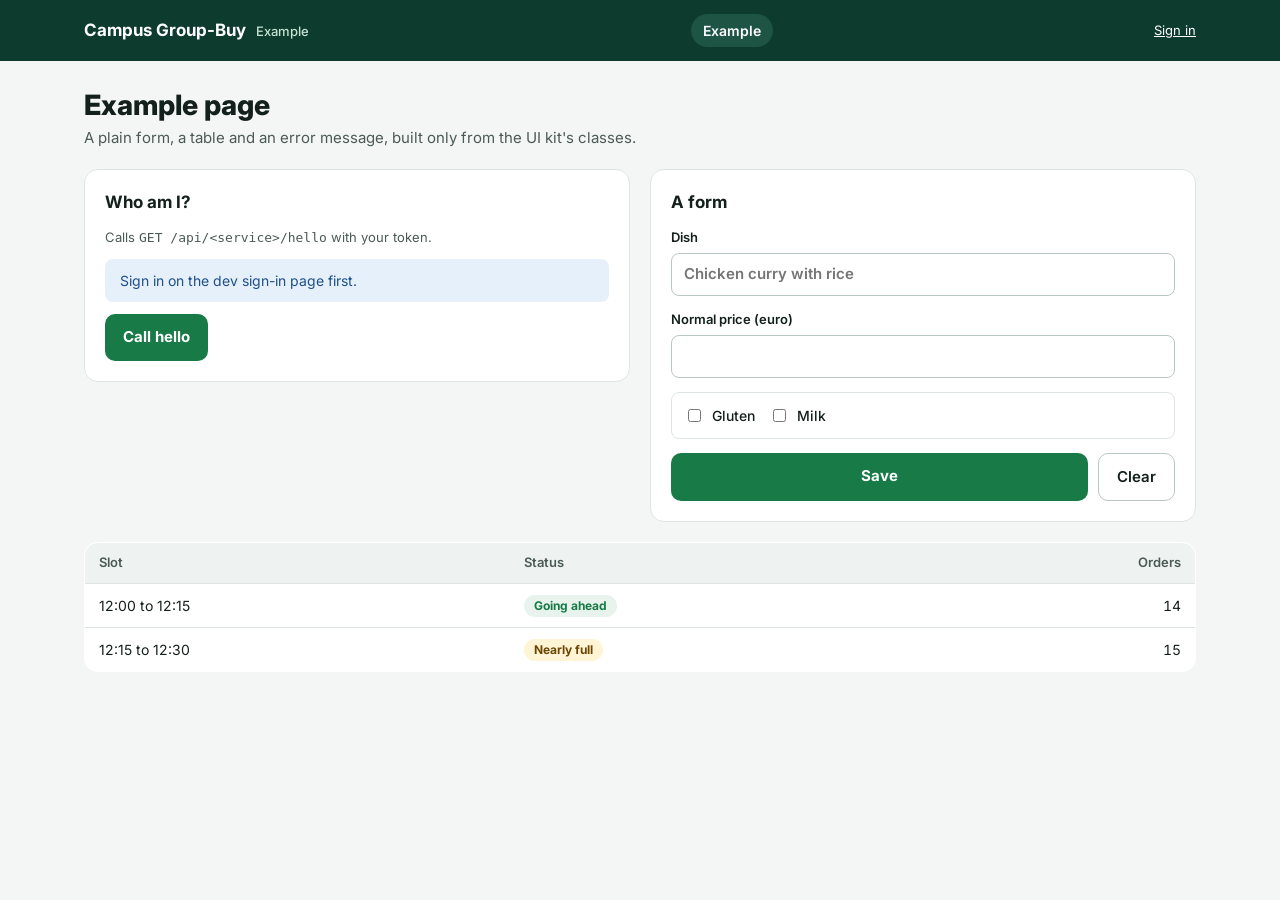
<file: src/main/resources/pages/index.html>
<!doctype html>
<html lang="en">
<head>
  <meta charset="utf-8">
  <meta name="viewport" content="width=device-width, initial-scale=1">
  <title>Example page</title>
  <link rel="stylesheet" href="ui-kit.css">
</head>
<body>
  <!-- EXAMPLE PAGE. Copy it for each of your pages, then delete this one.
       It is served at /app/<service>/ ; files next to it at /app/<service>/<file>. -->
  <header class="gb-header" data-title="Example" data-nav="Example|index.html"></header>

  <main class="page">
    <div class="page-title">
      <h1>Example page</h1>
      <p>A plain form, a table and an error message, built only from the UI kit's classes.</p>
    </div>

    <div class="columns">
      <section class="card">
        <h2>Who am I?</h2>
        <p class="muted small">Calls <code>GET /api/&lt;service&gt;/hello</code> with your token.</p>
        <div id="hello" class="stack"></div>
        <div class="actions"><button id="say-hello" type="button">Call hello</button></div>
      </section>

      <section class="card">
        <h2>A form</h2>
        <form id="example-form">
          <div class="notice bad" hidden></div>
          <label class="field">Dish <input name="dish" required placeholder="Chicken curry with rice"></label>
          <label class="field">Normal price (euro) <input name="normalPrice" type="number" min="0" step="0.01" required></label>
          <fieldset>
            <label class="check"><input type="checkbox" name="allergens" value="GLUTEN"> Gluten</label>
            <label class="check"><input type="checkbox" name="allergens" value="MILK"> Milk</label>
          </fieldset>
          <div class="actions">
            <button class="grow" type="submit">Save</button>
            <button class="secondary" type="reset">Clear</button>
          </div>
        </form>
      </section>
    </div>

    <table class="table">
      <thead><tr><th>Slot</th><th>Status</th><th class="num">Orders</th></tr></thead>
      <tbody>
        <tr><td>12:00 to 12:15</td><td><span class="badge good">Going ahead</span></td><td class="num">14</td></tr>
        <tr><td>12:15 to 12:30</td><td><span class="badge warn">Nearly full</span></td><td class="num">15</td></tr>
      </tbody>
    </table>
  </main>

  <script type="module" src="ui-kit.js"></script>
  <script type="module">
    import { api, currentUser, escapeHtml, irishTime, showProblem } from "./api.js";

    // The service name is the second part of this page's path: /app/<service>/
    const service = location.pathname.split("/")[2];

    document.getElementById("say-hello").addEventListener("click", async () => {
      const out = document.getElementById("hello");
      try {
        const hello = await api.get(`/api/${service}/hello`);
        out.innerHTML = `
          <div class="card-row"><span>User</span><span>${escapeHtml(hello.name || hello.userId)}</span></div>
          <div class="card-row"><span>Role</span><span>${escapeHtml(hello.role)}</span></div>
          <div class="card-row"><span>Instance</span><span>${escapeHtml(hello.instance)}</span></div>
          <div class="card-row"><span>Platform time</span><span>${escapeHtml(irishTime(hello.now))}</span></div>`;
      } catch (e) {
        out.innerHTML = `<div class="notice bad">${escapeHtml(e.code)}: ${escapeHtml(e.message)}</div>`;
      }
    });

    // Shows how a Problem's field errors appear next to the fields. Replace with your own api.post(...).
    document.getElementById("example-form").addEventListener("submit", (event) => {
      event.preventDefault();
      showProblem(event.target, {
        message: "This example form does not save anything.",
        errors: [{ field: "dish", message: "an example of a field error from the API" }],
      });
    });

    if (!currentUser()) document.getElementById("hello").innerHTML = '<div class="notice info">Sign in on the dev sign-in page first.</div>';
  </script>
</body>
</html>
</file>
<file: src/main/resources/pages/ui-kit.css>
/* The UI kit: one stylesheet for every team's pages, so five teams' screens look like one product.
   Colours, type and spacing come from the design mockups and the prototype (build pack, reference/).
   Use the classes below; you should not need any CSS of your own. Dark mode follows the browser. */

@import url("https://fonts.googleapis.com/css2?family=Inter:wght@400;500;600;700;800&display=swap");

:root {
  --bg: #f4f6f5; --surface: #ffffff; --surface2: #eef3f1; --ink: #14201b; --muted: #4b5a55; --line: #dfe6e2; --field-line: #b9c8c1;
  --brand: #0d3b2e; --brand-ink: #ffffff; --brand-soft: #c6e3d4; --chip: #1d5444;
  --accent: #187a47; --accent-ink: #ffffff; --accent-soft: #e7f3ec; --accent-line: #bfe0cd;
  --warn-bg: #fff4d6; --warn-line: #f0cf72; --warn-ink: #6b4600;
  --bad-bg: #fdecea; --bad-line: #e3c2bb; --bad-ink: #8a2a1a;
  --info-bg: #e6f0fa; --info-ink: #1d4f8a;
  --radius: 14px; --radius-sm: 8px;
  color-scheme: light dark;
}
@media (prefers-color-scheme: dark) {
  :root:not([data-theme="light"]) {
    --bg: #0f1513; --surface: #18211e; --surface2: #1f2a26; --ink: #e6eeea; --muted: #a3b3ad; --line: #2c3a35; --field-line: #3a4a44;
    --brand: #0b2e24; --brand-ink: #ffffff; --brand-soft: #a9d4bd; --chip: #1d5444;
    --accent: #3cb371; --accent-ink: #06130c; --accent-soft: #15382a; --accent-line: #24553d;
    --warn-bg: #3a2f12; --warn-line: #7a5d1c; --warn-ink: #f3d58c;
    --bad-bg: #3a1c17; --bad-line: #6e3328; --bad-ink: #f2b3a6;
    --info-bg: #16293d; --info-ink: #9cc4ef;
  }
}

* { box-sizing: border-box; }
body {
  margin: 0; background: var(--bg); color: var(--ink);
  font: 15px/1.5 Inter, system-ui, -apple-system, "Segoe UI", Roboto, sans-serif;
}
a { color: var(--accent); }
h1 { margin: 0; font-size: 28px; font-weight: 800; line-height: 1.2; }
h2 { margin: 0; font-size: 17px; font-weight: 700; }
p { margin: 0; }
.muted { color: var(--muted); }
.small { font-size: 13px; }
.num, .money { font-variant-numeric: tabular-nums; }

/* Header and navigation: <header class="gb-header" data-title="Restaurant" data-nav="Deals|deals.html, Scan|scan.html"></header>
   ui-kit.js fills it, with the signed-in user on the right. */
.gb-header { background: var(--brand); color: var(--brand-ink); }
.gb-header-inner { max-width: 1160px; margin: 0 auto; padding: 14px 24px; display: flex; flex-wrap: wrap; justify-content: space-between; align-items: center; gap: 12px; }
.gb-brand { display: flex; align-items: baseline; gap: 10px; font-size: 17px; font-weight: 700; }
.gb-brand span { font-size: 13px; font-weight: 500; color: var(--brand-soft); }
.gb-nav { display: flex; flex-wrap: wrap; gap: 4px; }
.gb-nav a { color: var(--brand-soft); text-decoration: none; font-weight: 600; font-size: 14px; padding: 6px 12px; border-radius: 999px; }
.gb-nav a:hover { color: var(--brand-ink); }
.gb-nav a[aria-current="page"] { background: var(--chip); color: var(--brand-ink); }
.gb-user { font-size: 13px; color: var(--brand-soft); display: flex; gap: 10px; align-items: center; }
.gb-user a { color: var(--brand-ink); }

/* Page layout */
.page { max-width: 1160px; margin: 0 auto; padding: 28px 24px; display: flex; flex-direction: column; gap: 20px; }
.page-title { display: flex; flex-direction: column; gap: 4px; }
.page-title p { color: var(--muted); }
.columns { display: flex; flex-wrap: wrap; gap: 20px; align-items: flex-start; }
.columns > * { flex: 1 1 380px; min-width: 0; }
.stack { display: flex; flex-direction: column; gap: 12px; }
.row { display: flex; gap: 12px; align-items: center; flex-wrap: wrap; }
.spread { display: flex; justify-content: space-between; align-items: center; gap: 12px; }

/* Cards */
.card { background: var(--surface); border: 1px solid var(--line); border-radius: var(--radius); padding: 20px; display: flex; flex-direction: column; gap: 12px; }
.card-row { display: flex; justify-content: space-between; align-items: center; font-size: 14px; padding: 5px 0; border-top: 1px solid var(--line); }
.stat { display: flex; flex-direction: column; gap: 2px; }
.stat b { font-size: 28px; font-weight: 800; font-variant-numeric: tabular-nums; }

/* Forms: <label class="field">Dish <input name="dish" required></label> */
form { display: flex; flex-direction: column; gap: 14px; }
.field { display: flex; flex-direction: column; gap: 6px; font-size: 13px; font-weight: 600; }
.field small { font-weight: 400; color: var(--muted); }
input, select, textarea {
  font: inherit; font-size: 15px; padding: 9px 12px; color: var(--ink); background: var(--surface);
  border: 1px solid var(--field-line); border-radius: var(--radius-sm);
}
input:focus, select:focus, textarea:focus { outline: 2px solid var(--accent-line); border-color: var(--accent); }
.field-error { color: var(--bad-ink); font-weight: 500; }
fieldset { border: 1px solid var(--line); border-radius: var(--radius-sm); padding: 12px; margin: 0; display: flex; gap: 14px; flex-wrap: wrap; }
.check { display: flex; gap: 8px; align-items: center; font-size: 14px; font-weight: 500; }

/* Buttons */
button, .button {
  font: inherit; font-size: 15px; font-weight: 700; border-radius: 10px; padding: 12px 18px; cursor: pointer;
  background: var(--accent); color: var(--accent-ink); border: 0; text-decoration: none; display: inline-flex; justify-content: center; gap: 6px;
}
button.secondary, .button.secondary { background: var(--surface); color: var(--ink); border: 1px solid var(--field-line); font-weight: 600; }
button.danger, .button.danger { background: #b42318; color: #fff; }
button:disabled { opacity: .55; cursor: not-allowed; }
.actions { display: flex; gap: 10px; flex-wrap: wrap; }
.actions > button.grow { flex-grow: 1; }

/* Tables: <table class="table"> */
.table { width: 100%; border-collapse: collapse; background: var(--surface); border: 1px solid var(--line); border-radius: var(--radius); overflow: hidden; font-size: 14px; }
.table th { text-align: left; font-size: 13px; color: var(--muted); font-weight: 600; background: var(--surface2); }
.table th, .table td { padding: 10px 14px; border-top: 1px solid var(--line); }
.table td.num, .table th.num { text-align: right; }

/* Badges and notices */
.badge { display: inline-block; font-size: 12px; font-weight: 700; padding: 2px 10px; border-radius: 999px; background: var(--surface2); color: var(--muted); }
.badge.good { background: var(--accent-soft); color: var(--accent); }
.badge.warn { background: var(--warn-bg); color: var(--warn-ink); }
.badge.bad { background: var(--bad-bg); color: var(--bad-ink); }
.notice { border-radius: var(--radius-sm); padding: 10px 14px; font-size: 14px; border: 1px solid var(--line); background: var(--surface2); }
.notice.good { background: var(--accent-soft); border-color: var(--accent-line); color: var(--ink); }
.notice.warn { background: var(--warn-bg); border-color: var(--warn-line); color: var(--warn-ink); }
.notice.bad { background: var(--bad-bg); border-color: var(--bad-line); color: var(--bad-ink); }
.notice.info { background: var(--info-bg); border-color: transparent; color: var(--info-ink); }
.notice[hidden] { display: none; }

@media (max-width: 600px) {
  .page, .gb-header-inner { padding-left: 16px; padding-right: 16px; }
  h1 { font-size: 24px; }
}
@media print {
  .gb-header, .actions, button { display: none !important; }
  body { background: #fff; }
  .card, .table { border-color: #ccc; }
}
</file>
